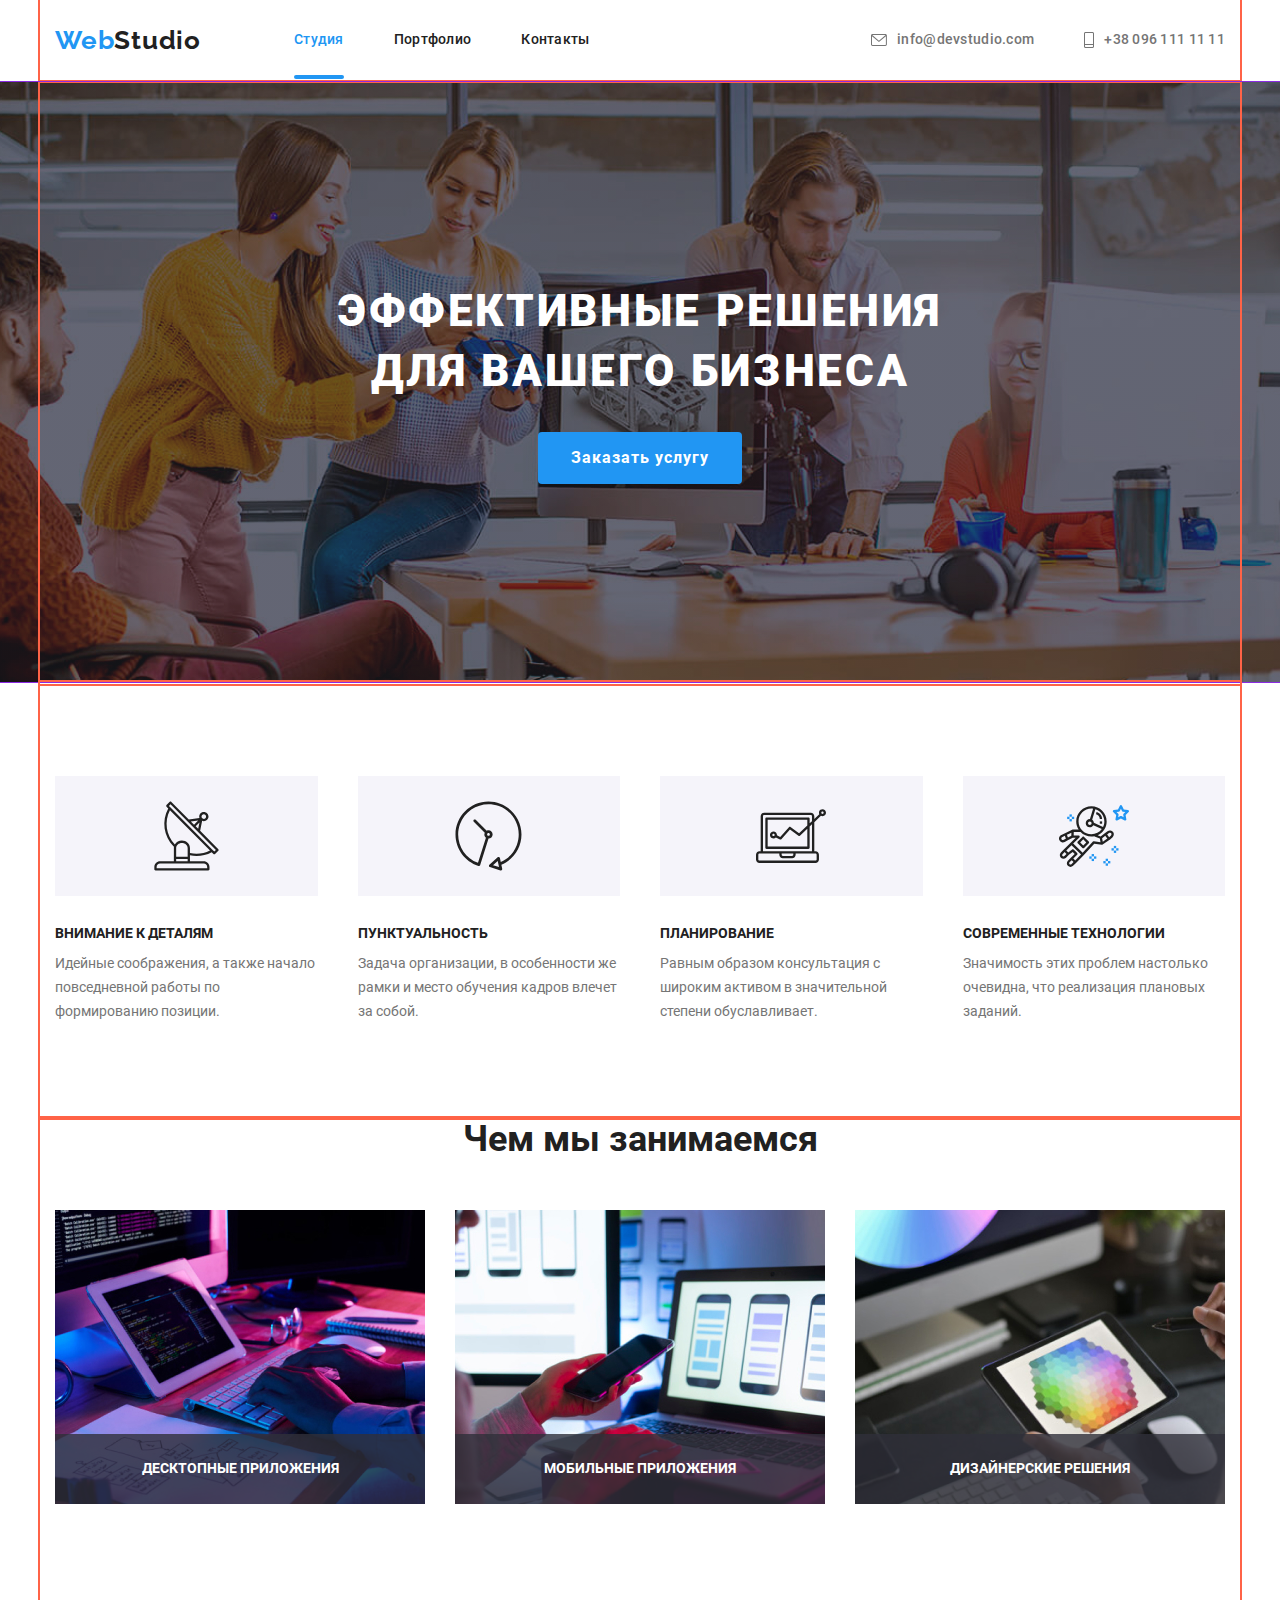
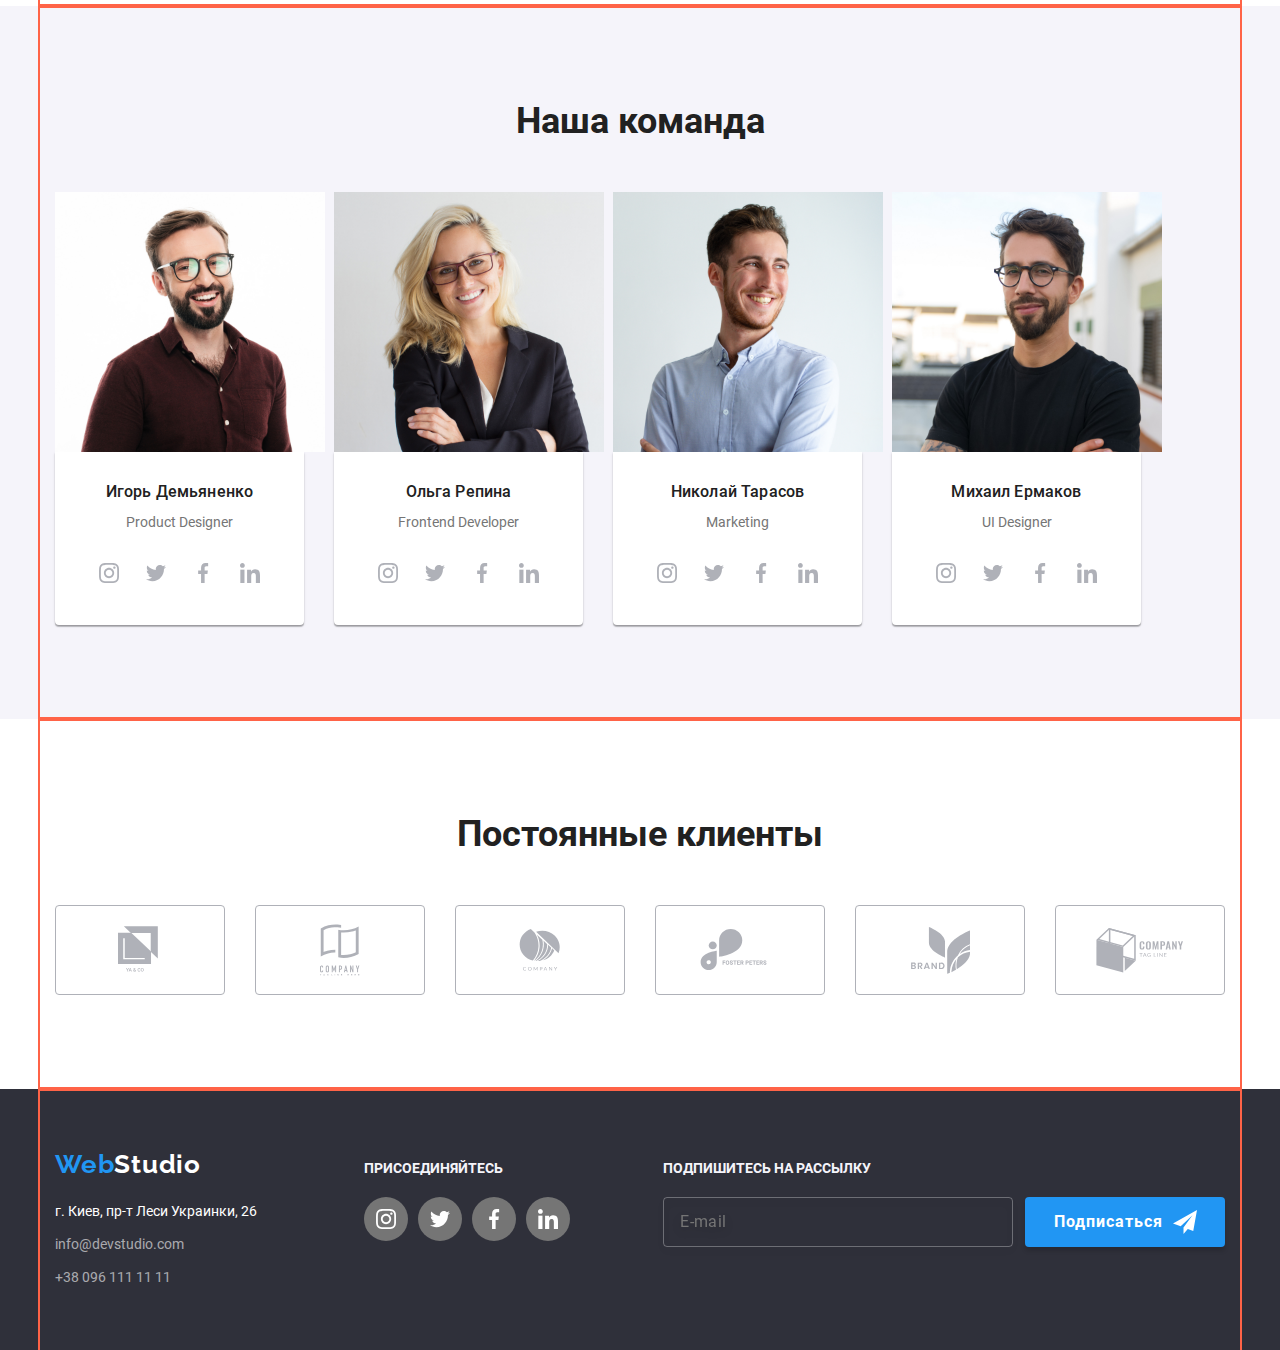
<file: index.html>
<!DOCTYPE html>
<html lang="ru">
  <head>
    <meta charset="UTF-8" />
    <meta name="viewport" content="width=device-width, initial-scale=1.0" />
    <title>
      WebStudio - эффективные решения для вашего бизнеса
    </title>
    <link href="https://fonts.googleapis.com/css2?family=Raleway:wght@700&display=swap" rel="stylesheet">
    <link rel="stylesheet" href="https://cdnjs.cloudflare.com/ajax/libs/modern-normalize/1.0.0/modern-normalize.min.css">
    <link rel="stylesheet" href="./css/main.min.css" />
  </head>
  <body>
    <header>
      <div class="container header-container">
      <nav class="menu">
        <a href="./index.html" class="logo"><span class="logo__accent">Web</span>Studio</a>
        <ul class="site-nav list">
          <li class="site-nav__item"><a href="./index.html" class="site-nav__link site-nav__link--current">Студия</a></li>
          <li class="site-nav__item"><a href="./portfolio.html" class="site-nav__link">Портфолио</a></li>
          <li class="site-nav__item"><a href="#Contacts" class="site-nav__link">Контакты</a></li>
        </ul>
      </nav>
      <ul class="aut-nav list">
        <li class="aut-nav__item"><a href="mailto:info@devstudio.com" class="aut-nav__link"><svg class="aut-nav__mail-icon"><use href="./images/sprite.svg#mail"></use></svg>info@devstudio.com</a></li>
        <li class="aut-nav__item"><a href="tel:+380961111111" class="aut-nav__link"><svg class="aut-nav__tel-icon"><use href="./images/sprite.svg#tel"></use></svg>+38 096 111 11 11</a></li>
      </ul>
    </div>
    </header>
    <main>
      <section class="hero hero--overlay">
        <div class="container hero__container">
          <h1 class="hero__title">
            Эффективные решения для вашего бизнеса
          </h1>
          <button data-modal-open type="button" class="button__hero">Заказать услугу</button>
        </div>
      </section>
      <!-- Секция преимуществ-->
      <section class="section qualities">
        <div class="container">
          <h2 class="qualities--visually-hidden">Наши преимущества</h2>
          <ul class="list qualities__list">
            <li class="qualities__item">
              <h3 class="qualities__caption">Внимание к деталям</h3>
              <p class="qualities__desc">
                Идейные соображения, а также начало повседневной работы по
                формированию позиции.
              </p>
            </li>
            <li class="qualities__item">
              <h3 class="qualities__caption">Пунктуальность</h3>
              <p class="qualities__desc">
                Задача организации, в особенности же рамки и место обучения кадров
                влечет за собой.
              </p>
            </li>
            <li class="qualities__item">
              <h3 class="qualities__caption">Планирование</h3>
              <p class="qualities__desc">
                Равным образом консультация с широким активом в значительной
                степени обуславливает.
              </p>
            </li>
            <li class="qualities__item">
              <h3 class="qualities__caption">Современные технологии</h3>
              <p class="qualities__desc">
                Значимость этих проблем настолько очевидна, что реализация
                плановых заданий.
              </p>
            </li>
          </ul>
        </div>
        
      </section>

      <section class="section">
        <div class="work container">
          <h2 class="work__title">Чем мы занимаемся</h2>
         <ul class="work__headline list">
           <li class="work__pictures">
             <img
              src="./images/img1.jpg"
              alt="Процесс реализации заданного алгоритма"
              width="370"
              height="294"
            />
            <p class="work__subject">Десктопные приложения</p>
          </li>
           <li class="work__pictures"><img
              src="./images/img2.jpg"
              alt="Синхронизация с гаджетами"
              width="370"
              height="294"
            /><p class="work__subject">Мобильные приложения</p></li>
           <li class="work__pictures"><img
              src="./images/img3.jpg"
              alt="Цветовая палитра"
              width="370"
              height="294"
            /><p class="work__subject">Дизайнерские решения</p></li>
         </ul>
            
        </div>
      </section>

      <section class="team section">
        <div class="container">
             <h2 class="team__headline">Наша команда</h2>
           <ul class="list team__list">
            <li class="person">
              <img
                src="./images/img4.jpg"
                alt="Игорь Демьяненко"
                width="270"
                height="260"
              />
              <div class="person__card">
              	<h3 class="person__title">Игорь Демьяненко</h3>
              	<p class="person__desc" lang="en">Product Designer</p>
              	<ul class="list social">
              	  <li class="social__list"><a class="social__link" href=""><svg class="social__icon"><use href="./images/sprite.svg#instagram"></use></svg></a></li>
              	  <li class="social__list"><a class="social__link" href=""><svg class="social__icon"><use href="./images/sprite.svg#twitter"></use>
                  </svg></a></li>
              	  <li class="social__list"><a class="social__link" href=""><svg class="social__icon">
                    <use href="./images/sprite.svg#facebook"></use>
                  </svg></a></li>
              	  <li class="social__list"><a class="social__link" href=""><svg class="social__icon">
                    <use href="./images/sprite.svg#linkedin"></use>
                  </svg></a></li>
              	</ul>
              </div>
            </li>
            <li class="person">
              <img
                src="./images/img5.jpg"
                alt="Ольга Репина"
                width="270"
                height="260"
              />
              <div class="person__card">
                <h3 class="person__title">Ольга Репина</h3>
                <p class="person__desc" lang="en">Frontend Developer</p>
                <ul class="list social">
                  <li class="social__list"><a class="social__link" href=""><svg class="social__icon">
                        <use href="./images/sprite.svg#instagram"></use>
                      </svg></a></li>
                  <li class="social__list"><a class="social__link" href=""><svg class="social__icon">
                        <use href="./images/sprite.svg#twitter"></use>
                      </svg></a></li>
                  <li class="social__list"><a class="social__link" href=""><svg class="social__icon">
                        <use href="./images/sprite.svg#facebook"></use>
                      </svg></a></li>
                  <li class="social__list"><a class="social__link" href=""><svg class="social__icon">
                        <use href="./images/sprite.svg#linkedin"></use>
                      </svg></a></li></ul>
              </div>
            </li>
            <li class="person">
              <img
                src="./images/img6.jpg"
                alt="Николай Тарасов"
                width="270"
                height="260"
              />
              <div class="person__card">
                <h3 class="person__title">Николай Тарасов</h3>
                <p class="person__desc" lang="en">Marketing</p>
                <ul class="list social">
                  <li class="social__list"><a class="social__link" href=""><svg class="social__icon">
                        <use href="./images/sprite.svg#instagram"></use>
                      </svg></a></li>
                  <li class="social__list"><a class="social__link" href=""><svg class="social__icon">
                        <use href="./images/sprite.svg#twitter"></use>
                      </svg></a></li>
                  <li class="social__list"><a class="social__link" href=""><svg class="social__icon">
                        <use href="./images/sprite.svg#facebook"></use>
                      </svg></a></li>
                  <li class="social__list"><a class="social__link" href=""><svg class="social__icon">
                        <use href="./images/sprite.svg#linkedin"></use>
                      </svg></a></li></ul>
              </div>
            </li>
            <li class="person">
              <img
                src="./images/img7.jpg"
                alt="Михаил Ермаков"
                width="270"
                height="260"
              />
              
              <div class="person__card">
                <h3 class="person__title">Михаил Ермаков</h3>
                <p class="person__desc" lang="en">UI Designer</p>
              	<ul class="list social">
              	  <li class="social__list"><a class="social__link" href=""><svg class="social__icon"><use href="./images/sprite.svg#instagram"></use></svg></a></li>
              	  <li class="social__list"><a class="social__link" href=""><svg class="social__icon"><use href="./images/sprite.svg#twitter"></use>
                  </svg></a></li>
              	  <li class="social__list"><a class="social__link" href=""><svg class="social__icon">
                    <use href="./images/sprite.svg#facebook"></use>
                  </svg></a></li>
              	  <li class="social__list"><a class="social__link" href=""><svg class="social__icon">
                    <use href="./images/sprite.svg#linkedin"></use>
                  </svg></a></li></ul>
              </div>
            </li>
          </ul>
        </div>
      </section>
      <section class="section">
        <div class="clients container">
          <h2 class="clients__title">Постоянные клиенты</h2>
        <ul class="list clients__list">
          <li class="clients__item"><a class="clients__link" href=""><svg class="clients__icon" width="44" height="49">
                <use href="./images/sprite.svg#logo-1"></use>
              </svg></a></li>
          <li class="clients__item"><a class="clients__link" href=""><svg class="clients__icon" width="40" height="52">
            <use href="./images/sprite.svg#logo-2"></use>
          </svg></a></li>
          <li class="clients__item"><a class="clients__link" href=""><svg class="clients__icon" width="80" height="42">
                <use href="./images/sprite.svg#logo-3"></use>
              </svg></a></li>
          <li class="clients__item"><a class="clients__link" href=""><svg class="clients__icon" width="80" height="42">
                <use href="./images/sprite.svg#logo-4"></use>
              </svg></a></li>
          <li class="clients__item"><a class="clients__link" href=""><svg class="clients__icon" width="59" height="47">
            <use href="./images/sprite.svg#logo-5"></use>
          </svg></a></li>
          <li class="clients__item"><a class="clients__link" href=""><svg class="clients__icon" width="88" height="45">
            <use href="./images/sprite.svg#logo-6"></use>
          </svg></a></li>
        </ul>
        </div>
      </section>
    </main>

    <footer class="dark-bg">
      <div class="container footer-container">
        <div class="contacts">
          <a href="./index.html" class="logo"><span class="logo__accent">Web</span><span class="logo--inverse">Studio</span></a>
          <address id="Contacts">
            <p class="contacts__address">г. Киев, пр-т Леси Украинки, 26</p>
            <ul class="list">
              <li><a href="mailto:info@devstudio.com" class="contacts__link">info@devstudio.com</a></li>
              <li><a href="tel:+380961111111" class="contacts__link"> +38 096 111 11 11 </a></li>
            </ul>
          </address>
        </div>
        <div class="join">
          <h3 class="join__title">Присоединяйтесь</h3>
          <ul class="list join__list">
            <li class="join__item"><a class="join__link" href=""><svg class="social__icon"><use href="./images/sprite.svg#instagram"></use></svg></a></li>
            <li class="join__item"><a class="join__link" href=""><svg class="social__icon"><use href="./images/sprite.svg#twitter"></use></svg></a></li>
            <li class="join__item"><a class="join__link" href=""><svg class="social__icon"><use href="./images/sprite.svg#facebook"></use></svg></a></li>
            <li class="join__item"><a class="join__link" href=""><svg class="social__icon"><use href="./images/sprite.svg#linkedin"></use></svg></a></li>
          </ul>
        </div>
        <div class="subscribe">
          <h3 class="subscribe__title">Подпишитесь на рассылку</h3>
          <form class="subscribe__field">
            <input class="subscribe__input" type="email" name="mail" placeholder="E-mail" autocomplete="email">
            <button class="subscribe__button">Подписаться
            <svg class="icon-send">
              <use href="./images/sprite.svg#send"></use>
            </svg></button>
            
          </form>
        </div>
      </div>
    </footer>
    <div class="backdrop is-hidden" data-modal>
      <div class="modal">
        <button class="btn-close" data-modal-close tabindex="8"><svg width="11" height="11">
            <use href="./images/sprite-forms.svg#close"></use>
          </svg></button>
    
        <form class="js-speaker-form form">
        <h2 class="form__title">Оставьте свои данные, мы вам перезвоним</h2>

          <label class="form__label">Имя
          <input class="form__input" type="text" name="name" pattern="^[А-Яа-яЁё\s]+$" placeholder=" " tabindex="1">
          <svg class="form-icon">
             <use href="./images/sprite.svg#person"></use>
        </svg> </label>
      
       <label class="form__label">Телефон
          <input class="form__input" type="tel" name="tel" pattern="^[ 0-9]+$" placeholder=" "tabindex="2">
                  <svg class="form-icon">
                    <use href="./images/sprite.svg#phone"></use></svg></label>
  
       <label class="form__label">Почта
         <input class="form__input" type="email" name="email" placeholder=" " tabindex="3"><svg class="form-icon">
          <use href="./images/sprite.svg#e-mail"></use></svg></label>
      
          <label class="form__label">Комментарий
          <textarea class="form__textarea" name="comment" placeholder="Введите текст" tabindex="4"></textarea></label> 

     <label class="submit"  tabindex="5">
           <input class="submit__checkbox" type="checkbox" value="term" name="policy" >
          <span class="submit__icon"></span>
       <span class="submit__label">Соглашаюсь с рассылкой и принимаю <a class="submit-link" href="#" tabindex="6">Условия договора</a></span>
     </label>
         <button class="submit__button" type="submit" tabindex="7">Отправить</button>
      </form>
      </div>
    </div>
    <script src="./js/modal.js"></script>
    <script>
      (() => {
        document.querySelector('.js-speaker-form').addEventListener('submit', e => {
          e.preventDefault();

          new FormData(e.currentTarget).forEach((value, name) =>
            console.log(`${name}: ${value}`),
          );
        });
      })();
      (() => {
        document.querySelector('.js-speaker-form').addEventListener('submit', e => {
          e.preventDefault();

          new FormData(e.currentTarget).forEach((value, name) =>
            console.log(`${name}: ${value}`),
          );
        });
      })();
    </script>
  </body>
</html>
</file>
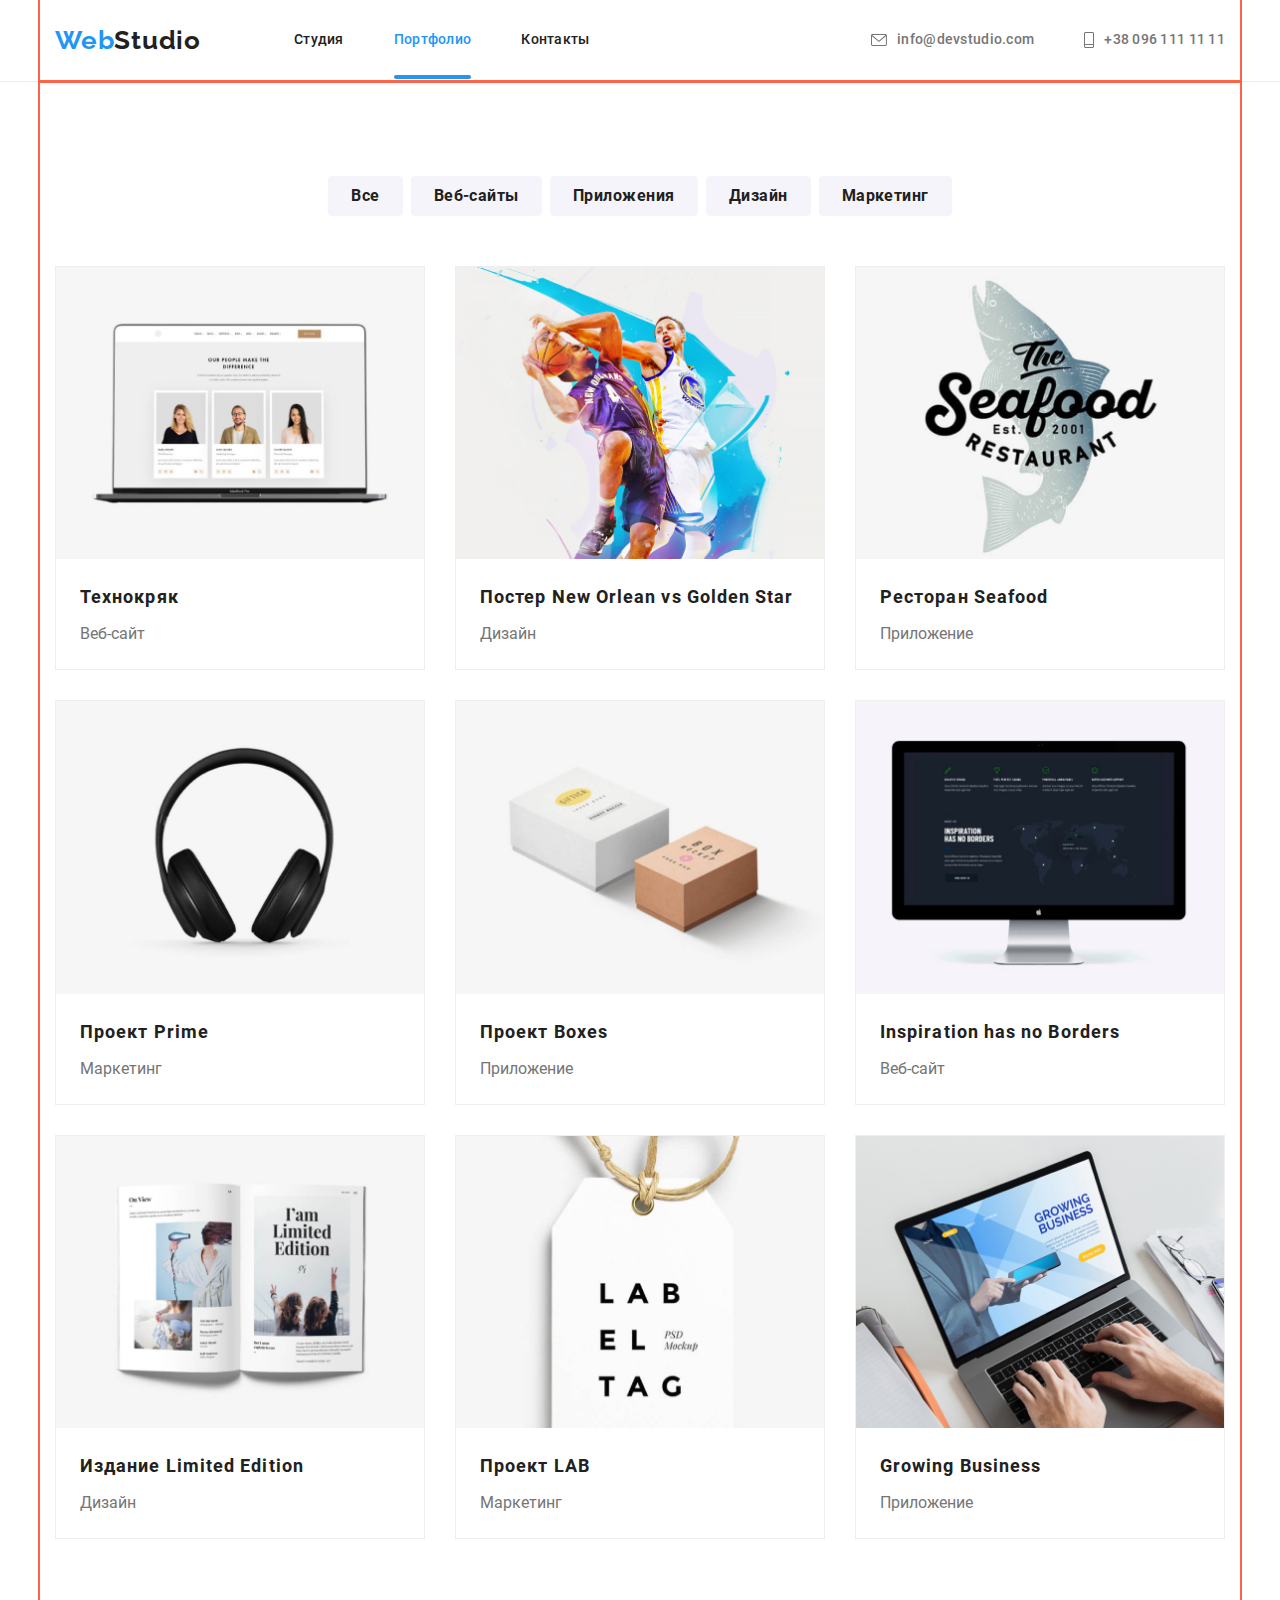
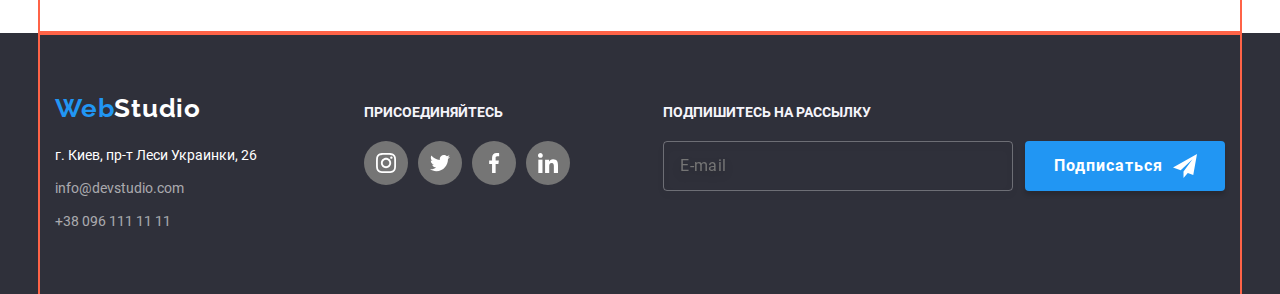
<file: portfolio.html>
<!DOCTYPE html>
<html lang="ru">

<head>
    <meta charset="UTF-8" />
    <meta name="viewport" content="width=device-width, initial-scale=1.0" />
    <title>
        WebStudio - эффективные решения для вашего бизнеса
    </title>
    <link href="https://fonts.googleapis.com/css2?family=Raleway:wght@700&display=swap" rel="stylesheet">
    <link rel="stylesheet"
        href="https://cdnjs.cloudflare.com/ajax/libs/modern-normalize/1.0.0/modern-normalize.min.css">
    <link rel="stylesheet" href="./css/portfolio.min.css" />
</head>

<body>
    <header>
        <div class="container header-container">
            <nav class="menu">
                <a href="./index.html" class="logo"><span class="logo__accent">Web</span>Studio</a>
                <ul class="site-nav list">
                    <li class="site-nav__item"><a href="./index.html"
                            class="site-nav__link">Студия</a></li>
                    <li class="site-nav__item"><a href="./portfolio.html" class="site-nav__link site-nav__link--current">Портфолио</a></li>
                    <li class="site-nav__item"><a href="#Contacts" class="site-nav__link">Контакты</a></li>
                </ul>
            </nav>
            <ul class="aut-nav list">
                <li class="aut-nav__item"><a href="mailto:info@devstudio.com" class="aut-nav__link"><svg
                            class="aut-nav__mail-icon">
                            <use href="./images/sprite.svg#mail"></use>
                        </svg>info@devstudio.com</a></li>
                <li class="aut-nav__item"><a href="tel:+380961111111" class="aut-nav__link"><svg class="aut-nav__tel-icon">
                            <use href="./images/sprite.svg#tel"></use>
                        </svg>+38 096 111 11 11</a></li>
            </ul>
        </div>
    </header>
    <main>
<section class="filter">
    <div class="container">
        <ul class="list filter__list">
            <li class="filter__item"><button type="button" class="filter__button">Все</button></li>
            <li class="filter__item"><button type="button" class="filter__button">Веб-сайты</button></li>
            <li class="filter__item"><button type="button" class="filter__button">Приложения</button></li>
            <li class="filter__item"><button type="button" class="filter__button">Дизайн</button></li>
            <li class="filter__item"><button type="button" class="filter__button">Маркетинг</button></li>
        </ul>
    
<div class="works">
        <h1 class="works--visually-hidden">Наши работы</h1>
            <ul class="list works__list">
                <li class="works__item">
                    <a href="" class="works__link">
                    <div class="works__holder">
                    <div class="works__thumb">
                        <img src="./images/img8.jpg" alt="Технокряк" width="370" height="294"/>
                        <p class="works__description">Технокряк это современная площадка распространения коронавируса. Компании используют эту платформу для цифрового
                        шпионажа и атак на защищённые сервера конкурентов.</p>
                    </div>
                            <div class="works__section">
                                <h3 class="works__title">Технокряк</h3>
                                <p class="works__subtitle">Веб-сайт</p>
                            </div>
                        </div>
                </a></li>
                <li class="works__item"><a href="" class="works__link">
                    <div class="works__holder">
                        <div class="works__thumb">
                            <img src="./images/img9.jpg" alt="Постер" width="370" height="294"/>
                            <p class="works__description">Технокряк это современная площадка распространения коронавируса. Компании используют эту
                                платформу для цифрового
                                шпионажа и атак на защищённые сервера конкурентов.</p>
                        </div>
                            <div class="works__section">
                                <h3 class="works__title">Постер New Orlean vs Golden Star</h3><p class="works__subtitle">Дизайн</p>
                            </div>
                        </div>
                </a></li>
                <li class="works__item"><a href="" class="works__link">
                    <div class="works__holder">
                        <div class="works__thumb">
                            <img src="./images/img10.jpg" alt="Ресторан" width="370" height="294"/>
                            <p class="works__description">Технокряк это современная площадка распространения коронавируса. Компании используют эту
                                платформу для цифрового
                                шпионажа и атак на защищённые сервера конкурентов.</p>
                        </div>
                            <div class="works__section">
                                <h3 class="works__title">Ресторан Seafood</h3><p class="works__subtitle">Приложение</p>
                            </div>
                    </div>
                </a></li>
                <li class="works__item"><a href="" class="works__link">
                    <div class="works__holder">
                        <div class="works__thumb">
                            <img src="./images/img11.jpg" alt="Проект" width="370" height="294"/>
                            <p class="works__description">Технокряк это современная площадка распространения коронавируса. Компании используют эту
                                платформу для цифрового
                                шпионажа и атак на защищённые сервера конкурентов.</p>
                        </div>
                            <div class="works__section">
                                <h3 class="works__title">Проект Prime</h3><p class="works__subtitle">Маркетинг</p>
                            </div>
                    </div>
                </a></li>
                <li class="works__item"><a href="" class="works__link">
                    <div class="works__holder">
                        <div class="works__thumb">
                            <img src="./images/img12.jpg" alt="Проект" width="370" height="294"/>
                            <p class="works__description">Технокряк это современная площадка распространения коронавируса. Компании используют эту платформу для цифрового
                        шпионажа и атак на защищённые сервера конкурентов.</p>
                        </div>
                            <div class="works__section">
                                <h3 class="works__title">Проект Boxes</h3><p class="works__subtitle">Приложение</p>
                            </div>
                    </div>
                </a></li>
                <li class="works__item"><a href="" class="works__link">
                    <div class="works__holder">
                        <div class="works__thumb">
                            <img src="./images/img13.jpg" alt="Веб-сайт" width="370" height="294"/>
                            <p class="works__description">Технокряк это современная площадка распространения коронавируса. Компании используют эту платформу для цифрового
                        шпионажа и атак на защищённые сервера конкурентов.</p>
                        </div>
                            <div class="works__section">
                                <h3 class="works__title">Inspiration has no Borders</h3><p class="works__subtitle">Веб-сайт</p>
                            </div>
                    </div>
                </a></li>
                <li class="works__item"><a href="" class="works__link">
                    <div class="works__holder">
                        <div class="works__thumb">
                            <img src="./images/img14.jpg" alt="Издание" width="370" height="294"/>
                            <p class="works__description">Технокряк это современная площадка распространения коронавируса. Компании используют эту платформу для цифрового
                        шпионажа и атак на защищённые сервера конкурентов.</p>
                        </div>
                            <div class="works__section">
                                <h3 class="works__title">Издание Limited Edition</h3><p class="works__subtitle">Дизайн</p>
                            </div>
                    </div>
                </a></li>
                <li class="works__item"><a href="" class="works__link">
                    <div class="works__holder">
                        <div class="works__thumb">
                            <img src="./images/img15.jpg" alt="Проект Лаб" width="370" height="294"/>
                            <p class="works__description">Технокряк это современная площадка распространения коронавируса. Компании используют эту платформу для цифрового
                        шпионажа и атак на защищённые сервера конкурентов.</p>
                        </div>
                            <div class="works__section">
                                <h3 class="works__title">Проект LAB</h3><p class="works__subtitle">Маркетинг</p>
                            </div>
                    </div>
                </a></li>
                <li class="works__item"><a href="" class="works__link">
                    <div class="works__holder">
                        <div class="works__thumb">
                            <img src="./images/img16.jpg" alt="Приложение для бизнеса" width="370" height="294"/>
                            <p class="works__description">Технокряк это современная площадка распространения коронавируса. Компании используют эту платформу для цифрового
                        шпионажа и атак на защищённые сервера конкурентов.</p>

                        </div>
                            <div class="works__section">
                                <h3 class="works__title">Growing Business</h3><p class="works__subtitle">Приложение</p>
                            </div>
                    </div>
                </a></li>
            </ul>
      

</div>
</section>

    </main>

    <footer class="dark-bg">
        <div class="container footer-container">
            <div class="contacts">
                <a href="./index.html" class="logo"><span class="logo__accent">Web</span><span
                        class="logo--inverse">Studio</span></a>
                <address id="Contacts">
                    <p class="contacts__address">г. Киев, пр-т Леси Украинки, 26</p>
                    <ul class="list">
                        <li><a href="mailto:info@devstudio.com" class="contacts__link">info@devstudio.com</a></li>
                        <li><a href="tel:+380961111111" class="contacts__link"> +38 096 111 11 11 </a></li>
                    </ul>
                </address>
            </div>
            <div class="join">
                <h3 class="join__title">Присоединяйтесь</h3>
                <ul class="list join__list">
                    <li class="join__item"><a class="join__link" href=""><svg class="social__icon">
                                <use href="./images/sprite.svg#instagram"></use>
                            </svg></a></li>
                    <li class="join__item"><a class="join__link" href=""><svg class="social__icon">
                                <use href="./images/sprite.svg#twitter"></use>
                            </svg></a></li>
                    <li class="join__item"><a class="join__link" href=""><svg class="social__icon">
                                <use href="./images/sprite.svg#facebook"></use>
                            </svg></a></li>
                    <li class="join__item"><a class="join__link" href=""><svg class="social__icon">
                                <use href="./images/sprite.svg#linkedin"></use>
                            </svg></a></li>
                </ul>
            </div>
                    <div class="subscribe">
                        <h3 class="subscribe__title">Подпишитесь на рассылку</h3>
                        <form class="subscribe__field">
                            <input class="subscribe__input" type="email" name="mail" placeholder="E-mail" autocomplete="email">
                            <button class="subscribe__button">Подписаться
                                <svg class="icon-send">
                                    <use href="./images/sprite.svg#send"></use>
                                </svg></button>
                    
                        </form>
                    </div>
        </div>
    </footer>
    </body>
    
    </html>
</file>
<file: css/main.min.css>
@font-face{font-family:"Roboto";font-style:normal;font-weight:400;src:url("../fonts/Roboto/roboto-v20-latin_cyrillic-regular.eot");src:local("Roboto"),local("Roboto-Regular"),url("../fonts/Roboto/roboto-v20-latin_cyrillic-regular.eot?#iefix") format("embedded-opentype"),url("../fonts/Roboto/roboto-v20-latin_cyrillic-regular.woff2") format("woff2"),url("../fonts/Roboto/roboto-v20-latin_cyrillic-regular.woff") format("woff"),url("../fonts/Roboto/roboto-v20-latin_cyrillic-regular.ttf") format("truetype"),url("../fonts/Roboto/roboto-v20-latin_cyrillic-regular.svg#Roboto") format("svg")}@font-face{font-family:"Roboto";font-style:normal;font-weight:500;src:url("../fonts/Roboto/roboto-v20-latin_cyrillic-500.eot");src:local("Roboto Medium"),local("Roboto-Medium"),url("../fonts/Roboto/roboto-v20-latin_cyrillic-500.eot?#iefix") format("embedded-opentype"),url("../fonts/Roboto/roboto-v20-latin_cyrillic-500.woff2") format("woff2"),url("../fonts/Roboto/roboto-v20-latin_cyrillic-500.woff") format("woff"),url("../fonts/Roboto/roboto-v20-latin_cyrillic-500.ttf") format("truetype"),url("../fonts/Roboto/roboto-v20-latin_cyrillic-500.svg#Roboto") format("svg")}@font-face{font-family:"Roboto";font-style:normal;font-weight:700;src:url("../fonts/Roboto/roboto-v20-latin_cyrillic-700.eot");src:local("Roboto Bold"),local("Roboto-Bold"),url("../fonts/Roboto/roboto-v20-latin_cyrillic-700.eot?#iefix") format("embedded-opentype"),url("../fonts/Roboto/roboto-v20-latin_cyrillic-700.woff2") format("woff2"),url("../fonts/Roboto/roboto-v20-latin_cyrillic-700.woff") format("woff"),url("../fonts/Roboto/roboto-v20-latin_cyrillic-700.ttf") format("truetype"),url("../fonts/Roboto/roboto-v20-latin_cyrillic-700.svg#Roboto") format("svg")}@font-face{font-family:"Roboto";font-style:normal;font-weight:900;src:url("../fonts/Roboto/roboto-v20-latin_cyrillic-900.eot");src:local("Roboto Black"),local("Roboto-Black"),url("../fonts/Roboto/roboto-v20-latin_cyrillic-900.eot?#iefix") format("embedded-opentype"),url("../fonts/Roboto/roboto-v20-latin_cyrillic-900.woff2") format("woff2"),url("../fonts/Roboto/roboto-v20-latin_cyrillic-900.woff") format("woff"),url("../fonts/Roboto/roboto-v20-latin_cyrillic-900.ttf") format("truetype"),url("../fonts/Roboto/roboto-v20-latin_cyrillic-900.svg#Roboto") format("svg")}.site-nav__link,.aut-nav__link{font-weight:500;line-height:1.14;letter-spacing:0.02em;text-decoration:none}.site-nav__link:hover,.aut-nav__link:hover,.site-nav__link:focus,.aut-nav__link:focus{color:#2196f3}.button__hero{color:#212121;border:1px solid transparent;border-radius:4px}.qualities__caption,.work__subject,.join__title,.subscribe__title{margin-bottom:0;color:#212121;font-weight:700;font-size:14px;line-height:1.14;text-transform:uppercase}.work__title,.team__headline,.clients__title{margin-bottom:50px;color:#212121;font-size:36px;line-height:1.17;text-align:center;font-weight:700}html{box-sizing:border-box}*,*::before,*::after{box-sizing:inherit}body{color:#757575;font-family:"Roboto", sans-serif;font-size:14px;line-height:1.71}h1,h2,h3,p{margin-top:0}img{display:block;max-width:100%;height:auto}address{font-style:normal}header{border-bottom:1px solid #ececec}link{text-decoration:none}.container{margin-left:auto;margin-right:auto;width:1200px;padding-left:15px;padding-right:15px;padding-top:94px;padding-bottom:94px;outline:2px solid tomato}.list{list-style:none;margin:0;padding:0}.dark-bg{background:#2f303a}.qualities--visually-hidden,.works--visually-hidden{position:absolute;width:1px;height:1px;margin:-1px;border:0;padding:0;clip:rect(0 0 0 0);overflow:hidden}.social__list{display:inline-flex}.social__link{display:inline-flex;justify-content:center;align-items:center;width:44px;height:44px;border-radius:50%;color:#afb1b8;transition:color 250ms cubic-bezier(0.4, 0, 0.2, 1)}.social__link:hover,.social__link:focus{background-color:#2196f3}.social__icon{width:20px;height:20px;fill:currentColor;transition:fill 250ms cubic-bezier(0.4, 0, 0.2, 1)}.social__link:hover .social__icon,.social__link:focus .social__icon{fill:#fff}.join__link:hover .social__icon,.join__link:focus .social__icon{fill:#fff}.logo__accent{color:#2196f3}.logo{display:block;margin-right:93px;font-family:"Raleway", sans-serif;font-size:26px;line-height:1.19;letter-spacing:.03em;font-weight:700;font-weight:700;text-decoration:none;color:#212121}.logo--inverse{color:#fff}.form__title{margin-bottom:12px;font-size:20px;font-weight:bold;line-height:1.15;letter-spacing:0.03em;text-align:center;color:#212121}.form:focus-within .form__title{color:#2196f3}.form__label{display:inline-block;width:100%;font-size:12px;line-height:1.16;letter-spacing:.01em;font-weight:700;color:#757575;position:relative}.works__thumb{position:relative;overflow:hidden}.works__thumb::before{content:"";display:block;position:absolute;top:0;left:0;width:100%;height:100%;background-color:rgba(33,150,243,0.9);opacity:0;transform:translateY(100%);transition:opacity 250ms cubic-bezier(0.4, 0, 0.2, 1),transform 250ms cubic-bezier(0.4, 0, 0.2, 1)}.works__link:hover .works__thumb::before,.works__link:focus .works__thumb::before{opacity:1;transform:translateY(0)}.form__input{display:block;margin-bottom:10px;margin-top:4px;box-sizing:border-box;height:40px;width:100%;padding-left:42px;font-size:12px;line-height:1.17;letter-spacing:.01em;font-weight:700;color:#757575;border:1px solid rgba(33,33,33,0.2);border-radius:4px}.form__input:focus,.form__input:hover{border-color:#2196f3}.form__input:not(:placeholder-shown):valid{border-color:green}.form__input:not(:placeholder-shown):invalid{border-color:red}.form-icon{display:inline-block;position:absolute;top:28px;left:15px;width:18px;height:18px;fill:#000}.form__input:focus+.form-icon,.form__input:hover+.form-icon{fill:#2196f3}.form__textarea{display:block;margin-bottom:20px;margin-top:4px;box-sizing:border-box;width:100%;height:120px;padding:12px 16px;font-size:12px;line-height:1.17;letter-spacing:.01em;font-weight:700;color:#757575;border:1px solid rgba(33,33,33,0.2);border-radius:4px;resize:none;overflow:auto}.form__textarea::placeholder{font-size:14px;line-height:1.14;letter-spacing:.01em;font-weight:700;color:rgba(117,117,117,0.5)}.submit{display:flex;justify-content:center;align-items:center;margin-bottom:30px}.submit__checkbox{-webkit-appearance:none;-moz-appearance:none;appearance:none;position:absolute}.submit__icon{display:inline-block;width:16px;height:15px;background:#fff;border:2px solid #212121;border-radius:2px;box-shadow:0px 1px 3px rgba(0,0,0,0.12),0px 1px 1px rgba(0,0,0,0.14),0px 2px 1px rgba(0,0,0,0.2)}.submit__checkbox:checked+.submit__icon{background-color:#2196f3;fill:#fff;border-color:#2196f3;background-image:url(../images/check.svg);background-size:contain;background-origin:border-box}.submit__label{display:block;margin-left:7px;display:14px;justify-content:1.71;align-items:center;color:#757575}.submit-link{color:#2196f3}.submit__button{display:block;margin-right:auto;margin-left:auto;width:200px;height:50px;font-size:16px;line-height:1.87;letter-spacing:.06em;font-weight:700;font-weight:bold;text-align:center;color:#fff;background-color:#2196f3;box-shadow:0px 4px 4px rgba(0,0,0,0.15);border-radius:4px;border-style:none}.person__title{color:#212121;margin-bottom:10px;text-align:center;font-size:16px;line-height:1.19;letter-spacing:.01em;font-weight:500}.person__desc{margin-top:0;margin-bottom:16px;text-align:center}.person__card{flex-basis:calc(100% / 4 - 30px);background:#ffffff;box-shadow:0px 1px 3px rgba(0,0,0,0.12),0px 1px 1px rgba(0,0,0,0.14),0px 2px 1px rgba(0,0,0,0.2);border-radius:0px 0px 4px 4px;margin-right:30px;padding:30px 32px}.header-container{display:flex;padding-top:24px;padding-bottom:25px}.menu{display:flex;justify-content:center;align-items:center}.site-nav{display:flex;justify-content:center;align-items:center}.site-nav__link{padding-top:8px;padding-bottom:8px;color:#212121;transition:color 250ms cubic-bezier(0.4, 0, 0.2, 1)}.site-nav__link--current{position:relative;color:#2196f3}.site-nav__link--current::after{content:"";position:absolute;display:block;left:0;bottom:-24px;width:100%;height:4px;border-radius:2px;background-color:#2196f3}.site-nav__item:not(:last-child),.aut-nav__item:not(:last-child){margin-right:50px}.aut-nav{display:inline-flex;margin-left:auto}.aut-nav__link{display:flex;justify-content:center;align-items:center;padding-top:8px;padding-bottom:8px;color:#757575;transition-property:color;transition-delay:250ms}.aut-nav__mail-icon{margin-right:10px;width:16px;height:12px;fill:currentColor;transition:fill 250ms cubic-bezier(0.4, 0, 0.2, 1)}.aut-nav__link:hover .aut-nav__mail-icon{fill:#2196f3}.aut-nav__tel-icon{margin-right:10px;width:10px;height:16px;fill:currentColor;transition:fill 250ms cubic-bezier(0.4, 0, 0.2, 1)}.aut-nav__link:focus .aut-nav__tel-icon{fill:#2196f3}.hero{text-align:center}.hero__container{padding-top:200px;padding-bottom:200px}.hero--overlay{outline:1px solid blueviolet;max-width:1600px;height:600px;margin-left:auto;margin-right:auto;background-size:cover;background-position:center;background-image:linear-gradient(rgba(47,48,58,0.4), rgba(47,48,58,0.4)),url(../images/img17.jpg);background-color:#2f303a}.hero__title{margin-top:0;margin-bottom:30px;max-width:700px;margin-left:auto;margin-right:auto;text-decoration:none;text-transform:uppercase;color:#fff;font-size:44px;line-height:1.36;letter-spacing:.06em;font-weight:900}.button__hero{padding:10px 32px;min-width:200px;border:1px solid transparent;border-radius:4px;font-size:16px;line-height:1.87;letter-spacing:.06em;font-weight:700;color:#fff;background-color:#2196f3;font-family:inherit;text-align:center;transition:color 250ms cubic-bezier(0.4, 0, 0.2, 1),background-color 250ms cubic-bezier(0.4, 0, 0.2, 1)}.button__hero:hover,.button__hero:focus{color:#2196f3;background-color:#fff}.qualities__list{display:flex;flex-wrap:wrap;justify-content:space-between}.qualities__item{flex-basis:calc(100% / 4 - 30px)}.qualities__item::before{content:"";display:block;height:120px;padding-top:25px;padding-bottom:25px;margin-bottom:30px;background-size:contain;background-repeat:no-repeat;background-position:center;background-color:#f5f4fa}.qualities__item:nth-child(1)::before{background-image:url(../images/vector1.svg);background-size:65px 70px}.qualities__item:nth-child(2)::before{background-image:url(../images/vector2.svg);background-size:67px 70px}.qualities__item:nth-child(3)::before{background-image:url(../images/vector3.svg);background-size:70px 54px}.qualities__item:nth-child(4)::before{background-image:url(../images/vector4.svg);background-size:70px}.qualities__desc{margin-top:10px;margin-bottom:0}.work{padding-top:0}.work__headline{display:inline-flex;flex-wrap:wrap}.work__pictures{flex-basis:auto;position:relative}.work__pictures:not(:first-child){margin-left:30px}.work__subject{position:absolute;display:block;bottom:0;left:0;padding:27px;width:100%;height:70px;text-align:center;background-color:rgba(47,48,58,0.8);color:#fff}.team{background-color:#f5f4fa}.team__list{display:flex;margin-right:-30px;flex-wrap:wrap}.clients__list{display:flex}.clients__link{display:flex;justify-content:center;align-items:center;width:170px;height:90px;border:1px solid;border-color:#afb1b8;box-sizing:border-box;border-radius:4px;transition:border-color 250ms cubic-bezier(0.4, 0, 0.2, 1)}.clients__link:hover,.clients__link:focus{border-color:#2196f3}.clients__item:not(:last-child){margin-right:30px}.clients__icon{fill:#afb1b8;transition:fill 250ms cubic-bezier(0.4, 0, 0.2, 1)}.clients__link:hover .clients__icon,.clients__link:focus .clients__icon{fill:#2196f3}.footer-container{display:flex;padding-top:60px;padding-bottom:60px}.contacts__address,.contacts__link{font-size:14px;line-height:1.71}.contacts__link{display:block;color:rgba(255,255,255,0.6);margin-top:9px;text-decoration:none}.contacts__address{color:#fff;margin-top:20px;margin-bottom:0}.join{display:block;margin-left:70px;padding-top:12px}.join__title{color:#f5f4fa;margin-bottom:20px}.join__list{display:flex;text-decoration:none}.join__item{display:inline-flex}.join__item:not(:last-child){margin-right:10px}.join__link{display:flex;justify-content:center;align-items:center;width:44px;height:44px;border-radius:50%;color:#fff;background-color:#757575;transition:background-color 250ms cubic-bezier(0.4, 0, 0.2, 1)}.join__link:hover,.join__link:focus{background-color:#2196f3}.subscribe{padding-top:12px;margin-left:93px}.subscribe__field{display:flex;align-items:center}.subscribe__input{width:350px;height:50px;padding:15px 16px;margin-right:12px;background-color:transparent;border:1px solid rgba(255,255,255,0.3);box-sizing:border-box;filter:drop-shadow(0px 4px 4px rgba(0,0,0,0.15));border-radius:4px;font-size:16px;line-height:1.25;letter-spacing:0.03em;color:rgba(255,255,255,0.6)}.subscribe__input:-webkit-autofill,.subscribe__input:-webkit-autofill:hover,.subscribe__input:-webkit-autofill:focus{border:1px solid #69696b;-webkit-text-fill-color:rgba(255,255,255,0.6);-webkit-box-shadow:0 0 0px 1000px 255,255,255,0.3 inset;box-shadow:0 0 0px 1000px 255,255,255,0.3 inset}.subscribe__button{display:flex;align-items:center;text-align:center;padding:10px 28px 10px 29px;width:200px;height:50px;background-color:#2196f3;font-size:16px;line-height:1.87;letter-spacing:.06em;font-weight:bold;color:#fff;border:transparent;box-shadow:0px 4px 4px rgba(0,0,0,0.15);border-radius:4px;transition:color 250ms cubic-bezier(0.4, 0, 0.2, 1),background-color 250ms cubic-bezier(0.4, 0, 0.2, 1)}.subscribe__button:hover,.subscribe__button:focus{color:#2196f3;background-color:#f5f4fa}.icon-send{width:24px;height:24px;margin-left:10px;fill:currentColor;transition:fill 250ms cubic-bezier(0.4, 0, 0.2, 1)}.subscribe__title{color:#f5f4fa;margin-bottom:20px}.backdrop{position:fixed;left:0;top:0;width:100%;height:100%;background:rgba(0,0,0,0.2);opacity:1;transition:opacity 250ms cubic-bezier(0.4, 0, 0.2, 1)}.backdrop.is-hidden{opacity:0;pointer-events:none}.backdrop.is-hidden .modal{transform:translate(-50%, -50%) scale(1.1)}.modal{position:absolute;left:50%;top:50%;transform:translate(-50%, -50%) scale(1);width:528px;height:581px;padding:40px 39px 40px 41px;background-color:#fff;box-shadow:0px 1px 3px rgba(0,0,0,0.12),0px 1px 1px rgba(0,0,0,0.14),0px 2px 1px rgba(0,0,0,0.2);border-radius:4px;transition:transform 250ms cubic-bezier(0.4, 0, 0.2, 1),opacity 250ms cubic-bezier(0.4, 0, 0.2, 1)}.btn-close{position:absolute;top:8px;right:8px;display:block;width:30px;height:30px;border:1px solid rgba(0,0,0,0.1);border-radius:50%;margin-left:auto;background:#ffffff}
/*# sourceMappingURL=main.min.css.map */
</file>
<file: css/portfolio.min.css>
@font-face{font-family:"Roboto";font-style:normal;font-weight:400;src:url("../fonts/Roboto/roboto-v20-latin_cyrillic-regular.eot");src:local("Roboto"),local("Roboto-Regular"),url("../fonts/Roboto/roboto-v20-latin_cyrillic-regular.eot?#iefix") format("embedded-opentype"),url("../fonts/Roboto/roboto-v20-latin_cyrillic-regular.woff2") format("woff2"),url("../fonts/Roboto/roboto-v20-latin_cyrillic-regular.woff") format("woff"),url("../fonts/Roboto/roboto-v20-latin_cyrillic-regular.ttf") format("truetype"),url("../fonts/Roboto/roboto-v20-latin_cyrillic-regular.svg#Roboto") format("svg")}@font-face{font-family:"Roboto";font-style:normal;font-weight:500;src:url("../fonts/Roboto/roboto-v20-latin_cyrillic-500.eot");src:local("Roboto Medium"),local("Roboto-Medium"),url("../fonts/Roboto/roboto-v20-latin_cyrillic-500.eot?#iefix") format("embedded-opentype"),url("../fonts/Roboto/roboto-v20-latin_cyrillic-500.woff2") format("woff2"),url("../fonts/Roboto/roboto-v20-latin_cyrillic-500.woff") format("woff"),url("../fonts/Roboto/roboto-v20-latin_cyrillic-500.ttf") format("truetype"),url("../fonts/Roboto/roboto-v20-latin_cyrillic-500.svg#Roboto") format("svg")}@font-face{font-family:"Roboto";font-style:normal;font-weight:700;src:url("../fonts/Roboto/roboto-v20-latin_cyrillic-700.eot");src:local("Roboto Bold"),local("Roboto-Bold"),url("../fonts/Roboto/roboto-v20-latin_cyrillic-700.eot?#iefix") format("embedded-opentype"),url("../fonts/Roboto/roboto-v20-latin_cyrillic-700.woff2") format("woff2"),url("../fonts/Roboto/roboto-v20-latin_cyrillic-700.woff") format("woff"),url("../fonts/Roboto/roboto-v20-latin_cyrillic-700.ttf") format("truetype"),url("../fonts/Roboto/roboto-v20-latin_cyrillic-700.svg#Roboto") format("svg")}@font-face{font-family:"Roboto";font-style:normal;font-weight:900;src:url("../fonts/Roboto/roboto-v20-latin_cyrillic-900.eot");src:local("Roboto Black"),local("Roboto-Black"),url("../fonts/Roboto/roboto-v20-latin_cyrillic-900.eot?#iefix") format("embedded-opentype"),url("../fonts/Roboto/roboto-v20-latin_cyrillic-900.woff2") format("woff2"),url("../fonts/Roboto/roboto-v20-latin_cyrillic-900.woff") format("woff"),url("../fonts/Roboto/roboto-v20-latin_cyrillic-900.ttf") format("truetype"),url("../fonts/Roboto/roboto-v20-latin_cyrillic-900.svg#Roboto") format("svg")}.site-nav__link,.aut-nav__link{font-weight:500;line-height:1.14;letter-spacing:0.02em;text-decoration:none}.site-nav__link:hover,.aut-nav__link:hover,.site-nav__link:focus,.aut-nav__link:focus{color:#2196f3}.filter__button{color:#212121;border:1px solid transparent;border-radius:4px}.join__title,.subscribe__title{margin-bottom:0;color:#212121;font-weight:700;font-size:14px;line-height:1.14;text-transform:uppercase}html{box-sizing:border-box}*,*::before,*::after{box-sizing:inherit}body{color:#757575;font-family:"Roboto", sans-serif;font-size:14px;line-height:1.71}h1,h2,h3,p{margin-top:0}img{display:block;max-width:100%;height:auto}address{font-style:normal}header{border-bottom:1px solid #ececec}link{text-decoration:none}.container{margin-left:auto;margin-right:auto;width:1200px;padding-left:15px;padding-right:15px;padding-top:94px;padding-bottom:94px;outline:2px solid tomato}.list{list-style:none;margin:0;padding:0}.dark-bg{background:#2f303a}.qualities--visually-hidden,.works--visually-hidden{position:absolute;width:1px;height:1px;margin:-1px;border:0;padding:0;clip:rect(0 0 0 0);overflow:hidden}.social__list{display:inline-flex}.social__link{display:inline-flex;justify-content:center;align-items:center;width:44px;height:44px;border-radius:50%;color:#afb1b8;transition:color 250ms cubic-bezier(0.4, 0, 0.2, 1)}.social__link:hover,.social__link:focus{background-color:#2196f3}.social__icon{width:20px;height:20px;fill:currentColor;transition:fill 250ms cubic-bezier(0.4, 0, 0.2, 1)}.social__link:hover .social__icon,.social__link:focus .social__icon{fill:#fff}.join__link:hover .social__icon,.join__link:focus .social__icon{fill:#fff}.logo__accent{color:#2196f3}.logo{display:block;margin-right:93px;font-family:"Raleway", sans-serif;font-size:26px;line-height:1.19;letter-spacing:.03em;font-weight:700;font-weight:700;text-decoration:none;color:#212121}.logo--inverse{color:#fff}.submit{display:flex;justify-content:center;align-items:center;margin-bottom:30px}.submit__checkbox{-webkit-appearance:none;-moz-appearance:none;appearance:none;position:absolute}.submit__icon{display:inline-block;width:16px;height:15px;background:#fff;border:2px solid #212121;border-radius:2px;box-shadow:0px 1px 3px rgba(0,0,0,0.12),0px 1px 1px rgba(0,0,0,0.14),0px 2px 1px rgba(0,0,0,0.2)}.submit__checkbox:checked+.submit__icon{background-color:#2196f3;fill:#fff;border-color:#2196f3;background-image:url(../images/check.svg);background-size:contain;background-origin:border-box}.submit__label{display:block;margin-left:7px;display:14px;justify-content:1.71;align-items:center;color:#757575}.submit-link{color:#2196f3}.submit__button{display:block;margin-right:auto;margin-left:auto;width:200px;height:50px;font-size:16px;line-height:1.87;letter-spacing:.06em;font-weight:700;font-weight:bold;text-align:center;color:#fff;background-color:#2196f3;box-shadow:0px 4px 4px rgba(0,0,0,0.15);border-radius:4px;border-style:none}.header-container{display:flex;padding-top:24px;padding-bottom:25px}.menu{display:flex;justify-content:center;align-items:center}.site-nav{display:flex;justify-content:center;align-items:center}.site-nav__link{padding-top:8px;padding-bottom:8px;color:#212121;transition:color 250ms cubic-bezier(0.4, 0, 0.2, 1)}.site-nav__link--current{position:relative;color:#2196f3}.site-nav__link--current::after{content:"";position:absolute;display:block;left:0;bottom:-24px;width:100%;height:4px;border-radius:2px;background-color:#2196f3}.site-nav__item:not(:last-child),.aut-nav__item:not(:last-child){margin-right:50px}.aut-nav{display:inline-flex;margin-left:auto}.aut-nav__link{display:flex;justify-content:center;align-items:center;padding-top:8px;padding-bottom:8px;color:#757575;transition-property:color;transition-delay:250ms}.aut-nav__mail-icon{margin-right:10px;width:16px;height:12px;fill:currentColor;transition:fill 250ms cubic-bezier(0.4, 0, 0.2, 1)}.aut-nav__link:hover .aut-nav__mail-icon{fill:#2196f3}.aut-nav__tel-icon{margin-right:10px;width:10px;height:16px;fill:currentColor;transition:fill 250ms cubic-bezier(0.4, 0, 0.2, 1)}.aut-nav__link:focus .aut-nav__tel-icon{fill:#2196f3}.filter__list{display:flex;justify-content:center;margin-bottom:50px}.filter__item:not(:last-child){margin-right:8px}.filter__button{padding:6px 22px;background-color:#f5f4fa;font-weight:500;font-size:16px;line-height:1.62;letter-spacing:.03em;font-weight:700}.filter__button:hover,.filter__button:focus{color:#fff;background:#2196f3}.works__section{padding-left:24px;padding-bottom:20px;padding-top:20px;padding-right:24px}.works__title{margin-bottom:0;font-size:18px;line-height:2;letter-spacing:.06em;font-weight:700;color:#212121}.works__subtitle{margin-top:4px;margin-bottom:0;font-size:16px;line-height:1.87;color:#757575}.works__list{display:flex;flex-wrap:wrap;margin-top:-30px;margin-left:-30px}.works__item{margin-top:30px;margin-left:30px;border:1px solid #eeeeee;flex-basis:calc(100% / 3 - 30px)}.works__link{text-decoration:none}.works__link:hover .works__holder,.works__link:focus .works__holder{box-shadow:0px 5px 10px rgba(0,0,0,0.12),0px 3px 3px rgba(0,0,0,0.14),0px 3px 4px rgba(0,0,0,0.2)}.works__thumb{position:relative;overflow:hidden}.works__thumb::before{content:"";display:block;position:absolute;top:0;left:0;width:100%;height:100%;background-color:rgba(33,150,243,0.9);opacity:0;transform:translateY(100%);transition:opacity 250ms cubic-bezier(0.4, 0, 0.2, 1),transform 250ms cubic-bezier(0.4, 0, 0.2, 1)}.works__link:hover .works__thumb::before,.works__link:focus .works__thumb::before{opacity:1;transform:translateY(0)}.works__description{position:absolute;display:flex;width:100%;height:100%;top:0;left:0;padding:24px;align-items:center;color:#fff;font-size:18px;line-height:1.56;letter-spacing:.03em;font-weight:700;overflow:auto;opacity:0;transform:translateY(100%);transition:opacity 250ms cubic-bezier(0.4, 0, 0.2, 1),transform 250ms cubic-bezier(0.4, 0, 0.2, 1)}.works__link:hover .works__description,.works__link:focus .works__description{opacity:1;transform:translateY(0)}.footer-container{display:flex;padding-top:60px;padding-bottom:60px}.contacts__address,.contacts__link{font-size:14px;line-height:1.71}.contacts__link{display:block;color:rgba(255,255,255,0.6);margin-top:9px;text-decoration:none}.contacts__address{color:#fff;margin-top:20px;margin-bottom:0}.join{display:block;margin-left:70px;padding-top:12px}.join__title{color:#f5f4fa;margin-bottom:20px}.join__list{display:flex;text-decoration:none}.join__item{display:inline-flex}.join__item:not(:last-child){margin-right:10px}.join__link{display:flex;justify-content:center;align-items:center;width:44px;height:44px;border-radius:50%;color:#fff;background-color:#757575;transition:background-color 250ms cubic-bezier(0.4, 0, 0.2, 1)}.join__link:hover,.join__link:focus{background-color:#2196f3}.subscribe{padding-top:12px;margin-left:93px}.subscribe__field{display:flex;align-items:center}.subscribe__input{width:350px;height:50px;padding:15px 16px;margin-right:12px;background-color:transparent;border:1px solid rgba(255,255,255,0.3);box-sizing:border-box;filter:drop-shadow(0px 4px 4px rgba(0,0,0,0.15));border-radius:4px;font-size:16px;line-height:1.25;letter-spacing:0.03em;color:rgba(255,255,255,0.6)}.subscribe__input:-webkit-autofill,.subscribe__input:-webkit-autofill:hover,.subscribe__input:-webkit-autofill:focus{border:1px solid #69696b;-webkit-text-fill-color:rgba(255,255,255,0.6);-webkit-box-shadow:0 0 0px 1000px 255,255,255,0.3 inset;box-shadow:0 0 0px 1000px 255,255,255,0.3 inset}.subscribe__button{display:flex;align-items:center;text-align:center;padding:10px 28px 10px 29px;width:200px;height:50px;background-color:#2196f3;font-size:16px;line-height:1.87;letter-spacing:.06em;font-weight:bold;color:#fff;border:transparent;box-shadow:0px 4px 4px rgba(0,0,0,0.15);border-radius:4px;transition:color 250ms cubic-bezier(0.4, 0, 0.2, 1),background-color 250ms cubic-bezier(0.4, 0, 0.2, 1)}.subscribe__button:hover,.subscribe__button:focus{color:#2196f3;background-color:#f5f4fa}.icon-send{width:24px;height:24px;margin-left:10px;fill:currentColor;transition:fill 250ms cubic-bezier(0.4, 0, 0.2, 1)}.subscribe__title{color:#f5f4fa;margin-bottom:20px}
/*# sourceMappingURL=portfolio.min.css.map */
</file>
